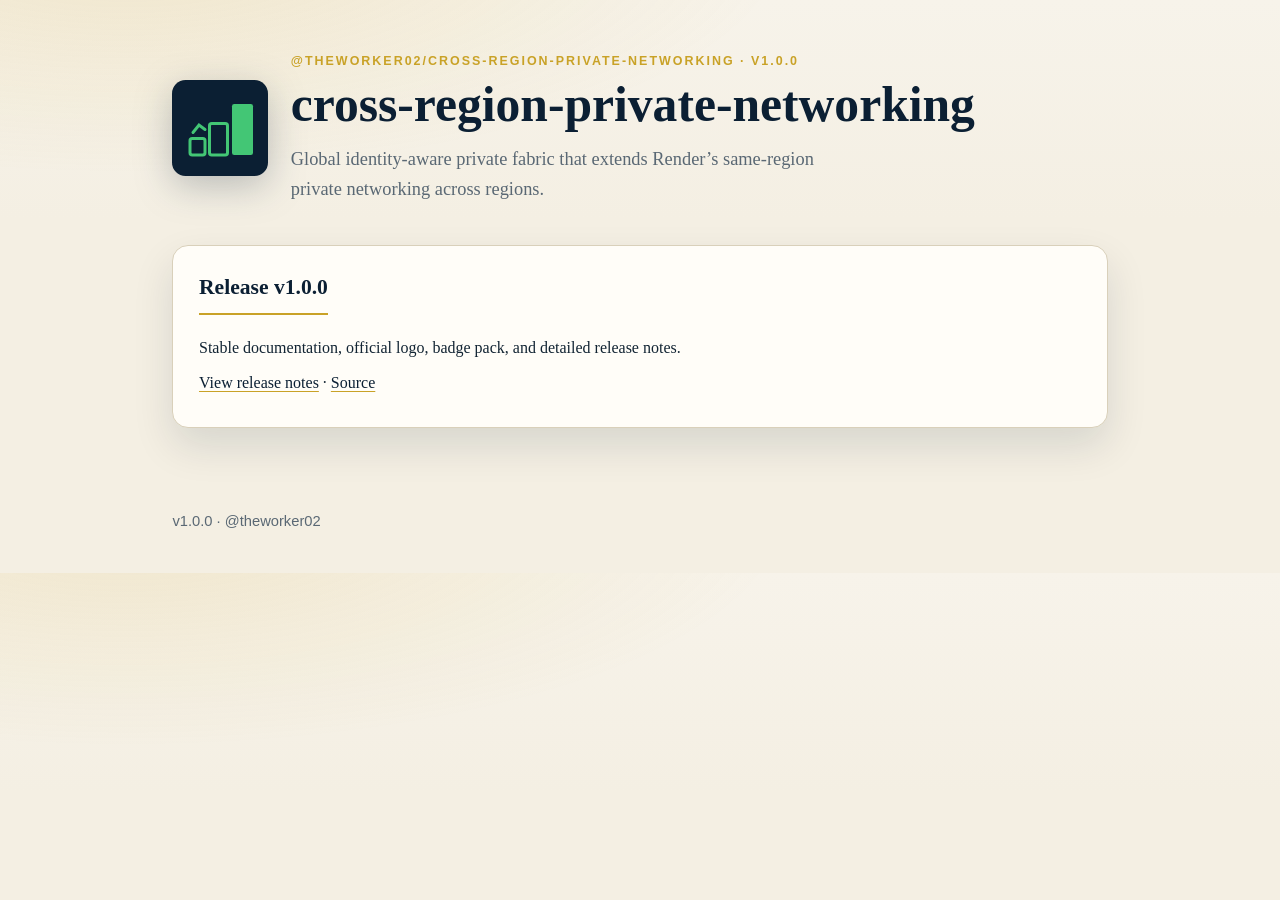
<file: docs/index.html>
<!DOCTYPE html>
<html lang="en"><head>
<meta charset="utf-8"><meta name="viewport" content="width=device-width, initial-scale=1">
<title>cross-region-private-networking · v1.0.0</title>
<link rel="stylesheet" href="styles.css">
<link rel="icon" href="logo.svg" type="image/svg+xml">
</head><body>
<header class="hero">
<img src="logo.svg" alt="cross-region-private-networking official logo" width="96" height="96">
<div>
<p class="kicker sans">@theworker02/cross-region-private-networking · v1.0.0</p>
<h1>cross-region-private-networking</h1>
<p class="lede">Global identity-aware private fabric that extends Render’s same-region private networking across regions.</p>
</div>
</header>
<main class="wrap">
<section>
<h2>Release v1.0.0</h2>
<p>Stable documentation, official logo, badge pack, and detailed release notes.</p>
<p><a href="https://github.com/theworker02/cross-region-private-networking/releases/tag/v1.0.0">View release notes</a> ·
<a href="https://github.com/theworker02/cross-region-private-networking">Source</a></p>
</section>
</main>
<footer class="sans">v1.0.0 · @theworker02</footer>
</body></html>
</file>
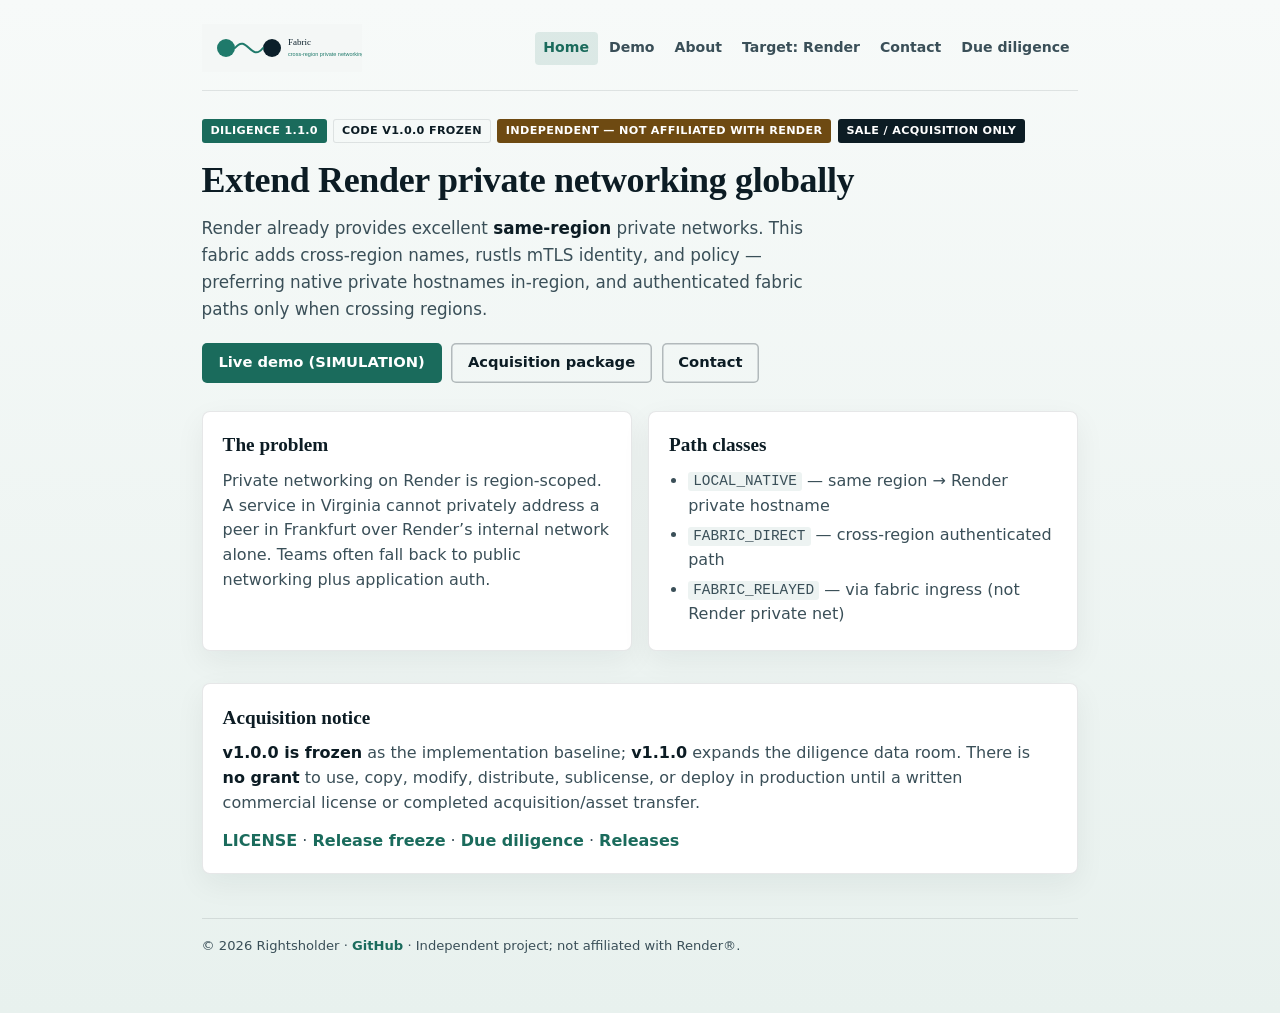
<file: site/index.html>
<!DOCTYPE html>
<html lang="en">
<head>
  <meta charset="utf-8"/>
  <meta name="viewport" content="width=device-width, initial-scale=1"/>
  <title>Fabric — Cross-Region Private Networking</title>
  <meta name="description" content="Global identity-aware private fabric that extends Render’s same-region private networking. Independent; not affiliated with Render. Proprietary — sale/acquisition only."/>
  <link rel="canonical" href="https://theworker02.github.io/cross-region-private-networking/"/>
  <link rel="icon" href="assets/brand/favicon.svg"/>
  <link rel="stylesheet" href="styles.css"/>
</head>
<body>
  <div class="wrap">
    <header class="site">
      <a class="brand" href="./"><img class="logo" src="assets/brand/logo.svg" width="200" height="60" alt="Fabric — Cross-Region Private Networking"/></a>
      <nav class="site" aria-label="Primary">
        <a class="active" href="./">Home</a>
        <a href="demo.html">Demo</a>
        <a href="about.html">About</a>
        <a href="render.html">Target: Render</a>
        <a href="contact.html">Contact</a>
        <a href="due-diligence.html">Due diligence</a>
      </nav>
    </header>

    <main>
      <div class="badges">
        <span class="badge">Diligence 1.1.0</span>
        <span class="badge outline">Code v1.0.0 frozen</span>
        <span class="badge warn">Independent — not affiliated with Render</span>
        <span class="badge dark">Sale / acquisition only</span>
      </div>

      <h1>Extend Render private networking globally</h1>
      <p class="lead">
        Render already provides excellent <strong>same-region</strong> private networks.
        This fabric adds cross-region names, rustls mTLS identity, and policy —
        preferring native private hostnames in-region, and authenticated fabric paths only when crossing regions.
      </p>

      <div class="cta">
        <a class="btn" href="demo.html">Live demo (SIMULATION)</a>
        <a class="btn ghost" href="due-diligence.html">Acquisition package</a>
        <a class="btn ghost" href="contact.html">Contact</a>
      </div>

      <div class="grid2">
        <div class="panel">
          <h2>The problem</h2>
          <p>Private networking on Render is region-scoped. A service in Virginia cannot privately address a peer in Frankfurt over Render’s internal network alone. Teams often fall back to public networking plus application auth.</p>
        </div>
        <div class="panel">
          <h2>Path classes</h2>
          <ul class="clean">
            <li><code>LOCAL_NATIVE</code> — same region → Render private hostname</li>
            <li><code>FABRIC_DIRECT</code> — cross-region authenticated path</li>
            <li><code>FABRIC_RELAYED</code> — via fabric ingress (not Render private net)</li>
          </ul>
        </div>
      </div>

      <div class="panel">
        <h2>Acquisition notice</h2>
        <p><strong>v1.0.0 is frozen</strong> as the implementation baseline; <strong>v1.1.0</strong> expands the diligence data room. There is <strong>no grant</strong> to use, copy, modify, distribute, sublicense, or deploy in production until a written commercial license or completed acquisition/asset transfer.</p>
        <p><a href="https://github.com/theworker02/cross-region-private-networking/blob/master/LICENSE">LICENSE</a>
          · <a href="https://github.com/theworker02/cross-region-private-networking/blob/master/RELEASE_FREEZE.md">Release freeze</a>
          · <a href="due-diligence.html">Due diligence</a>
          · <a href="https://github.com/theworker02/cross-region-private-networking/releases">Releases</a></p>
      </div>
    </main>

    <footer class="site">
      © 2026 Rightsholder ·
      <a href="https://github.com/theworker02/cross-region-private-networking">GitHub</a> ·
      Independent project; not affiliated with Render®.
    </footer>
  </div>
</body>
</html>
</file>
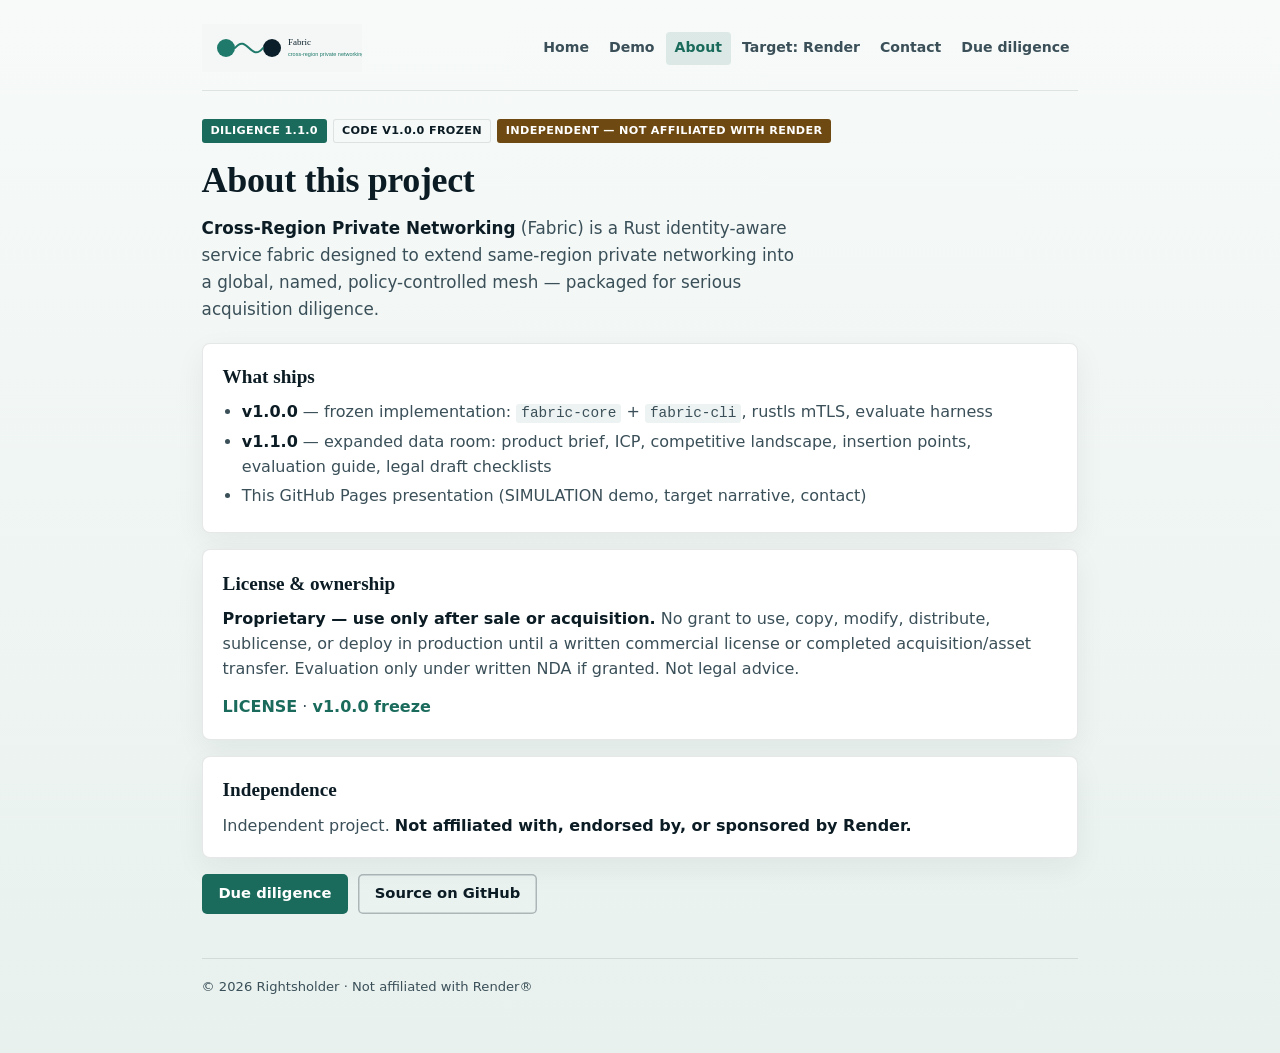
<file: site/about.html>
<!DOCTYPE html>
<html lang="en">
<head>
  <meta charset="utf-8"/>
  <meta name="viewport" content="width=device-width, initial-scale=1"/>
  <title>About — Fabric</title>
  <link rel="canonical" href="https://theworker02.github.io/cross-region-private-networking/about.html"/>
  <link rel="icon" href="assets/brand/favicon.svg"/>
  <link rel="stylesheet" href="styles.css"/>
</head>
<body>
  <div class="wrap">
    <header class="site">
      <a class="brand" href="./"><img class="logo" src="assets/brand/logo.svg" width="200" height="60" alt="Fabric"/></a>
      <nav class="site" aria-label="Primary">
        <a href="./">Home</a>
        <a href="demo.html">Demo</a>
        <a class="active" href="about.html">About</a>
        <a href="render.html">Target: Render</a>
        <a href="contact.html">Contact</a>
        <a href="due-diligence.html">Due diligence</a>
      </nav>
    </header>
    <main>
      <div class="badges">
        <span class="badge">Diligence 1.1.0</span>
        <span class="badge outline">Code v1.0.0 frozen</span>
        <span class="badge warn">Independent — not affiliated with Render</span>
      </div>
      <h1>About this project</h1>
      <p class="lead">
        <strong>Cross-Region Private Networking</strong> (Fabric) is a Rust identity-aware service fabric
        designed to extend same-region private networking into a global, named, policy-controlled mesh —
        packaged for serious acquisition diligence.
      </p>
      <div class="panel">
        <h2>What ships</h2>
        <ul class="clean">
          <li><strong>v1.0.0</strong> — frozen implementation: <code>fabric-core</code> + <code>fabric-cli</code>, rustls mTLS, evaluate harness</li>
          <li><strong>v1.1.0</strong> — expanded data room: product brief, ICP, competitive landscape, insertion points, evaluation guide, legal draft checklists</li>
          <li>This GitHub Pages presentation (SIMULATION demo, target narrative, contact)</li>
        </ul>
      </div>
      <div class="panel">
        <h2>License &amp; ownership</h2>
        <p><strong>Proprietary — use only after sale or acquisition.</strong> No grant to use, copy, modify, distribute, sublicense, or deploy in production until a written commercial license or completed acquisition/asset transfer. Evaluation only under written NDA if granted. Not legal advice.</p>
        <p><a href="https://github.com/theworker02/cross-region-private-networking/blob/master/LICENSE">LICENSE</a>
          · <a href="https://github.com/theworker02/cross-region-private-networking/blob/master/RELEASE_FREEZE.md">v1.0.0 freeze</a></p>
      </div>
      <div class="panel">
        <h2>Independence</h2>
        <p>Independent project. <strong>Not affiliated with, endorsed by, or sponsored by Render.</strong></p>
      </div>
      <div class="cta">
        <a class="btn" href="due-diligence.html">Due diligence</a>
        <a class="btn ghost" href="https://github.com/theworker02/cross-region-private-networking">Source on GitHub</a>
      </div>
    </main>
    <footer class="site">© 2026 Rightsholder · Not affiliated with Render®</footer>
  </div>
</body>
</html>
</file>
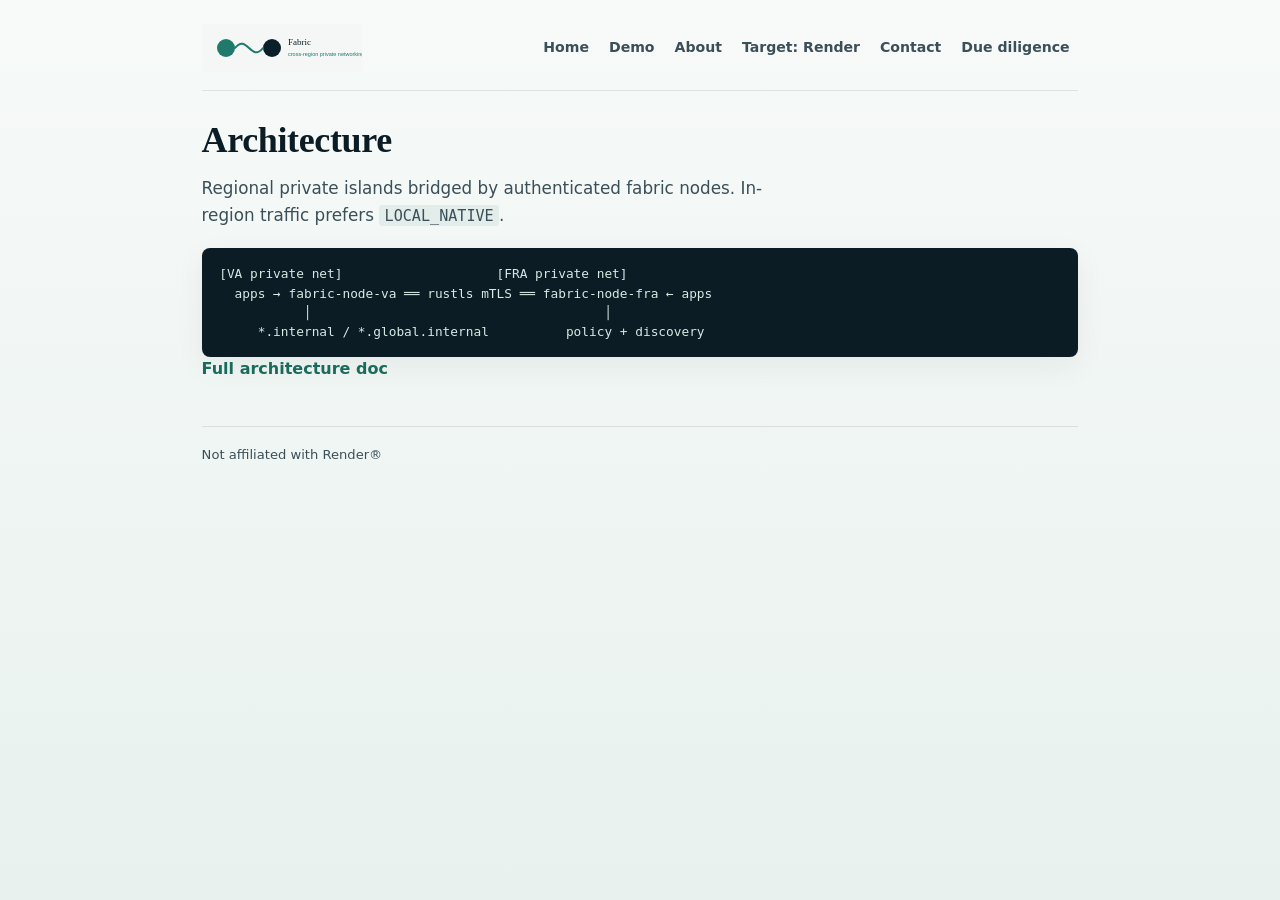
<file: site/architecture.html>
<!DOCTYPE html>
<html lang="en">
<head>
  <meta charset="utf-8"/>
  <meta name="viewport" content="width=device-width, initial-scale=1"/>
  <title>Architecture — Fabric</title>
  <link rel="icon" href="assets/brand/favicon.svg"/>
  <link rel="stylesheet" href="styles.css"/>
</head>
<body>
  <div class="wrap">
    <header class="site">
      <a class="brand" href="./"><img class="logo" src="assets/brand/logo.svg" width="200" height="60" alt="Fabric"/></a>
      <nav class="site" aria-label="Primary">
        <a href="./">Home</a>
        <a href="demo.html">Demo</a>
        <a href="about.html">About</a>
        <a href="render.html">Target: Render</a>
        <a href="contact.html">Contact</a>
        <a href="due-diligence.html">Due diligence</a>
      </nav>
    </header>
    <main>
      <h1>Architecture</h1>
      <p class="lead">Regional private islands bridged by authenticated fabric nodes. In-region traffic prefers <code>LOCAL_NATIVE</code>.</p>
      <pre class="out">[VA private net]                    [FRA private net]
  apps → fabric-node-va ══ rustls mTLS ══ fabric-node-fra ← apps
           │                                      │
     *.internal / *.global.internal          policy + discovery</pre>
      <p><a href="https://github.com/theworker02/cross-region-private-networking/blob/master/docs/ARCHITECTURE.md">Full architecture doc</a></p>
    </main>
    <footer class="site">Not affiliated with Render®</footer>
  </div>
</body>
</html>
</file>
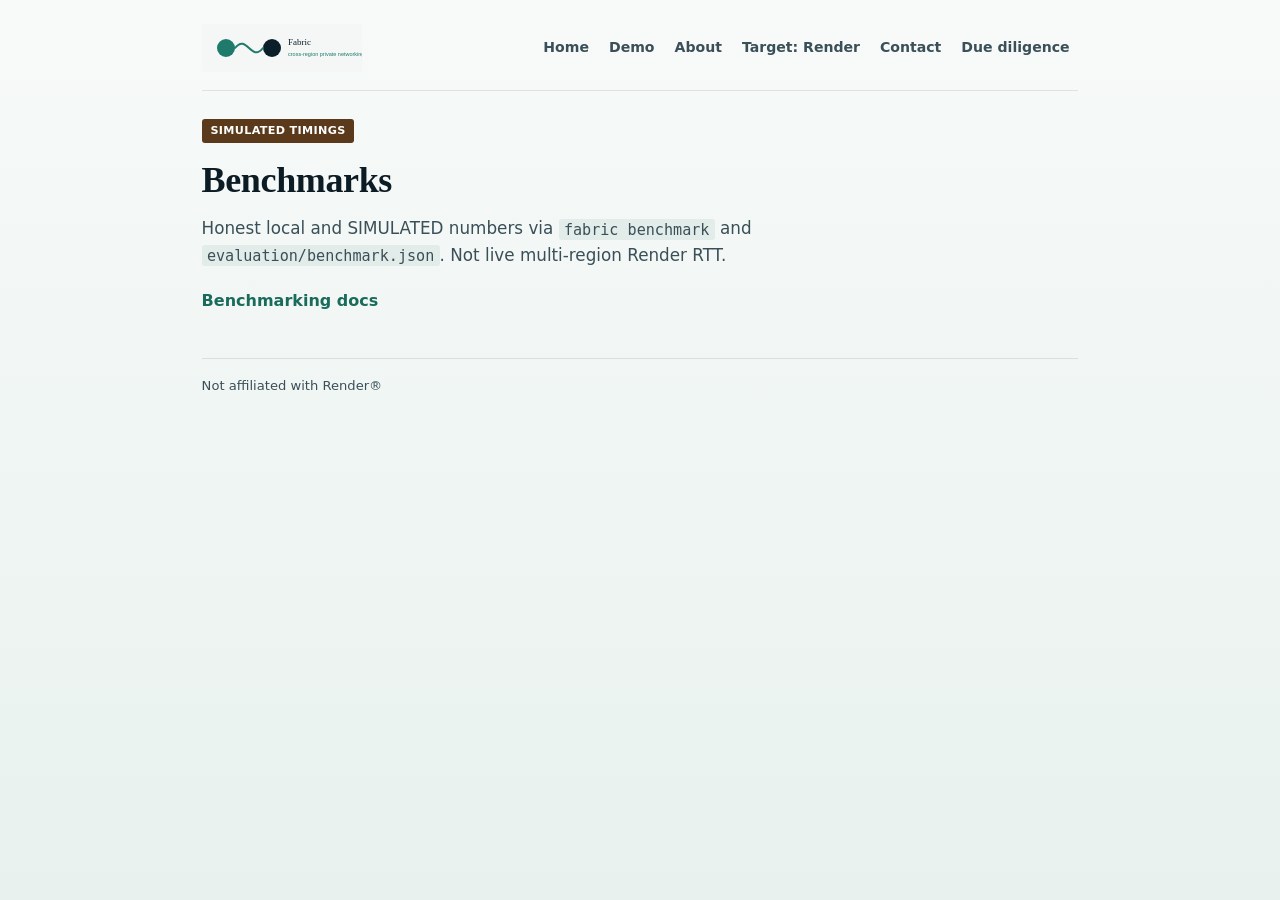
<file: site/benchmarks.html>
<!DOCTYPE html>
<html lang="en">
<head>
  <meta charset="utf-8"/>
  <meta name="viewport" content="width=device-width, initial-scale=1"/>
  <title>Benchmarks — Fabric</title>
  <link rel="icon" href="assets/brand/favicon.svg"/>
  <link rel="stylesheet" href="styles.css"/>
</head>
<body>
  <div class="wrap">
    <header class="site">
      <a class="brand" href="./"><img class="logo" src="assets/brand/logo.svg" width="200" height="60" alt="Fabric"/></a>
      <nav class="site" aria-label="Primary">
        <a href="./">Home</a>
        <a href="demo.html">Demo</a>
        <a href="about.html">About</a>
        <a href="render.html">Target: Render</a>
        <a href="contact.html">Contact</a>
        <a href="due-diligence.html">Due diligence</a>
      </nav>
    </header>
    <main>
      <div class="badges"><span class="badge sim">SIMULATED timings</span></div>
      <h1>Benchmarks</h1>
      <p class="lead">Honest local and SIMULATED numbers via <code>fabric benchmark</code> and <code>evaluation/benchmark.json</code>. Not live multi-region Render RTT.</p>
      <p><a href="https://github.com/theworker02/cross-region-private-networking/blob/master/docs/BENCHMARKING.md">Benchmarking docs</a></p>
    </main>
    <footer class="site">Not affiliated with Render®</footer>
  </div>
</body>
</html>
</file>
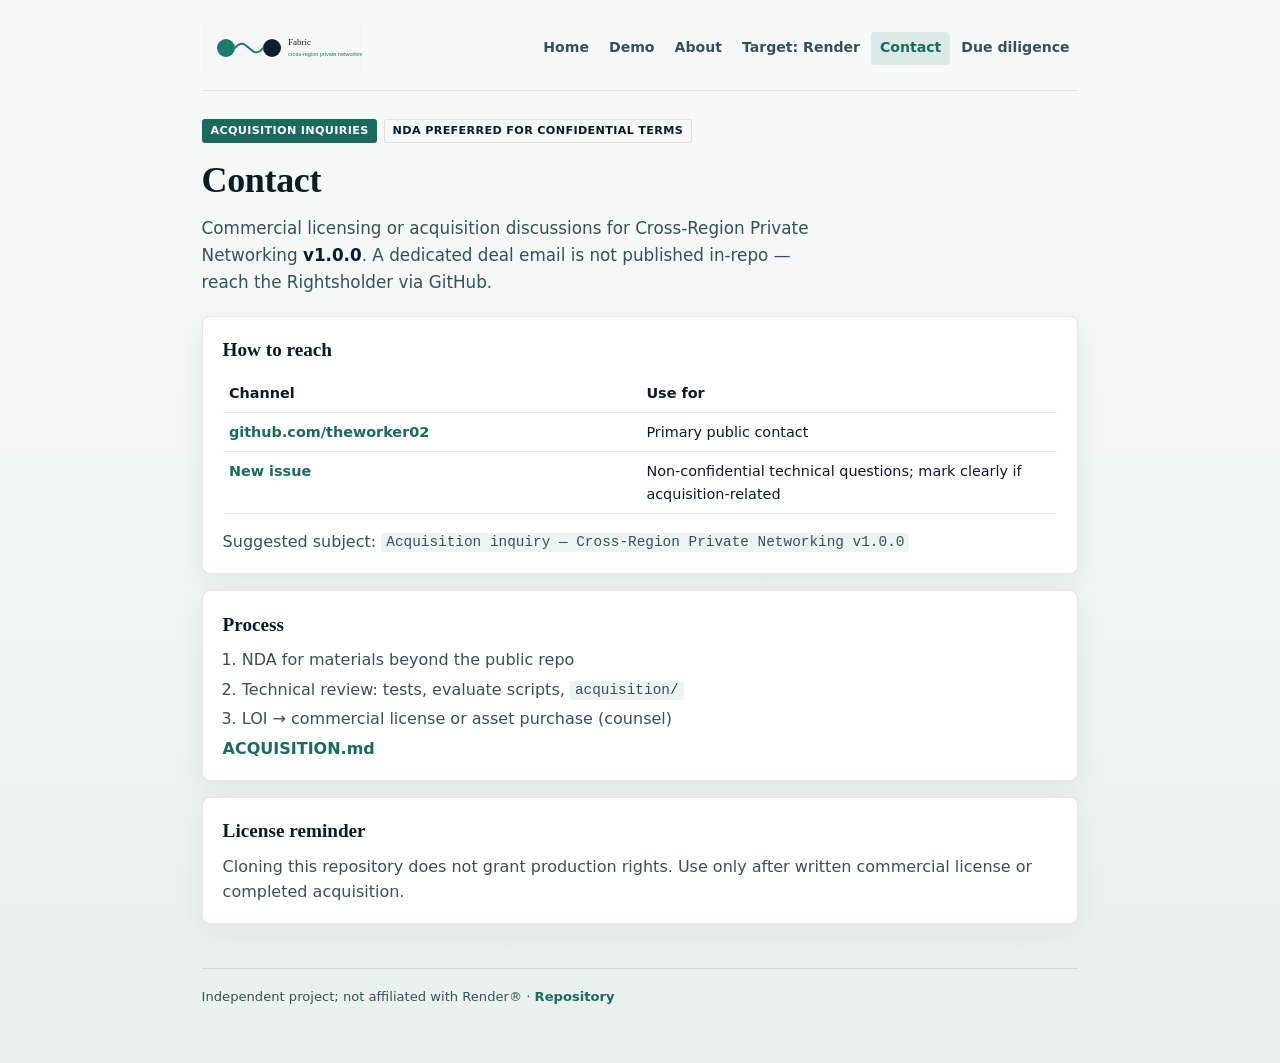
<file: site/contact.html>
<!DOCTYPE html>
<html lang="en">
<head>
  <meta charset="utf-8"/>
  <meta name="viewport" content="width=device-width, initial-scale=1"/>
  <title>Contact — Fabric acquisition</title>
  <link rel="canonical" href="https://theworker02.github.io/cross-region-private-networking/contact.html"/>
  <link rel="icon" href="assets/brand/favicon.svg"/>
  <link rel="stylesheet" href="styles.css"/>
</head>
<body>
  <div class="wrap">
    <header class="site">
      <a class="brand" href="./"><img class="logo" src="assets/brand/logo.svg" width="200" height="60" alt="Fabric"/></a>
      <nav class="site" aria-label="Primary">
        <a href="./">Home</a>
        <a href="demo.html">Demo</a>
        <a href="about.html">About</a>
        <a href="render.html">Target: Render</a>
        <a class="active" href="contact.html">Contact</a>
        <a href="due-diligence.html">Due diligence</a>
      </nav>
    </header>
    <main>
      <div class="badges">
        <span class="badge">Acquisition inquiries</span>
        <span class="badge outline">NDA preferred for confidential terms</span>
      </div>
      <h1>Contact</h1>
      <p class="lead">
        Commercial licensing or acquisition discussions for Cross-Region Private Networking <strong>v1.0.0</strong>.
        A dedicated deal email is not published in-repo — reach the Rightsholder via GitHub.
      </p>
      <div class="panel">
        <h2>How to reach</h2>
        <table class="simple">
          <tr><th>Channel</th><th>Use for</th></tr>
          <tr>
            <td><a href="https://github.com/theworker02">github.com/theworker02</a></td>
            <td>Primary public contact</td>
          </tr>
          <tr>
            <td><a href="https://github.com/theworker02/cross-region-private-networking/issues/new">New issue</a></td>
            <td>Non-confidential technical questions; mark clearly if acquisition-related</td>
          </tr>
        </table>
        <p style="margin-top:1rem">Suggested subject: <code>Acquisition inquiry — Cross-Region Private Networking v1.0.0</code></p>
      </div>
      <div class="panel">
        <h2>Process</h2>
        <ol>
          <li>NDA for materials beyond the public repo</li>
          <li>Technical review: tests, evaluate scripts, <code>acquisition/</code></li>
          <li>LOI → commercial license or asset purchase (counsel)</li>
        </ol>
        <p><a href="https://github.com/theworker02/cross-region-private-networking/blob/master/ACQUISITION.md">ACQUISITION.md</a></p>
      </div>
      <div class="panel">
        <h2>License reminder</h2>
        <p>Cloning this repository does not grant production rights. Use only after written commercial license or completed acquisition.</p>
      </div>
    </main>
    <footer class="site">
      Independent project; not affiliated with Render® ·
      <a href="https://github.com/theworker02/cross-region-private-networking">Repository</a>
    </footer>
  </div>
</body>
</html>
</file>
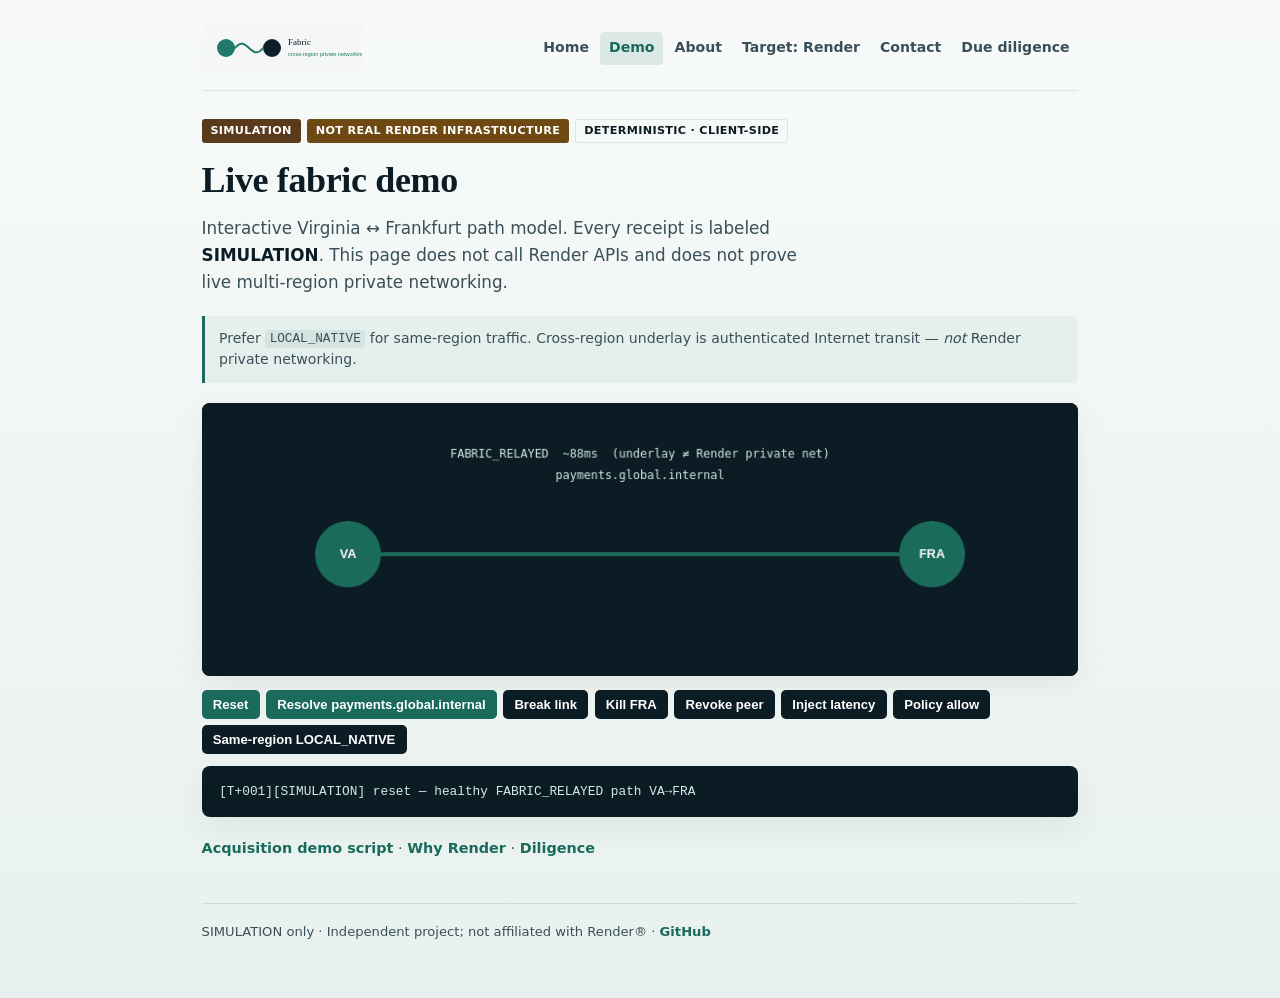
<file: site/demo.html>
<!DOCTYPE html>
<html lang="en">
<head>
  <meta charset="utf-8"/>
  <meta name="viewport" content="width=device-width, initial-scale=1"/>
  <title>Live demo (SIMULATION) — Fabric</title>
  <meta name="description" content="Deterministic client-side fabric simulation. Not real Render infrastructure."/>
  <link rel="canonical" href="https://theworker02.github.io/cross-region-private-networking/demo.html"/>
  <link rel="icon" href="assets/brand/favicon.svg"/>
  <link rel="stylesheet" href="styles.css"/>
</head>
<body>
  <div class="wrap">
    <header class="site">
      <a class="brand" href="./"><img class="logo" src="assets/brand/logo.svg" width="200" height="60" alt="Fabric"/></a>
      <nav class="site" aria-label="Primary">
        <a href="./">Home</a>
        <a class="active" href="demo.html">Demo</a>
        <a href="about.html">About</a>
        <a href="render.html">Target: Render</a>
        <a href="contact.html">Contact</a>
        <a href="due-diligence.html">Due diligence</a>
      </nav>
    </header>

    <main>
      <div class="badges">
        <span class="badge sim">SIMULATION</span>
        <span class="badge warn">Not real Render infrastructure</span>
        <span class="badge outline">Deterministic · client-side</span>
      </div>

      <h1>Live fabric demo</h1>
      <p class="lead">
        Interactive Virginia ↔ Frankfurt path model. Every receipt is labeled <strong>SIMULATION</strong>.
        This page does not call Render APIs and does not prove live multi-region private networking.
      </p>
      <p class="notice">Prefer <code>LOCAL_NATIVE</code> for same-region traffic. Cross-region underlay is authenticated Internet transit — <em>not</em> Render private networking.</p>

      <canvas id="fabric" width="900" height="280" role="img" aria-label="Fabric topology: VA and FRA nodes"></canvas>

      <div class="controls">
        <button type="button" data-act="reset">Reset</button>
        <button type="button" data-act="resolve">Resolve payments.global.internal</button>
        <button type="button" class="secondary" data-act="break">Break link</button>
        <button type="button" class="secondary" data-act="kill">Kill FRA</button>
        <button type="button" class="secondary" data-act="revoke">Revoke peer</button>
        <button type="button" class="secondary" data-act="latency">Inject latency</button>
        <button type="button" class="secondary" data-act="policy">Policy allow</button>
        <button type="button" class="secondary" data-act="local">Same-region LOCAL_NATIVE</button>
      </div>
      <pre class="out" id="log" aria-live="polite"></pre>

      <p style="margin-top:1.25rem;font-size:0.9rem">
        <a href="https://github.com/theworker02/cross-region-private-networking/blob/master/docs/ACQUISITION_DEMO.md">Acquisition demo script</a>
        · <a href="render.html">Why Render</a>
        · <a href="due-diligence.html">Diligence</a>
      </p>
    </main>

    <footer class="site">
      SIMULATION only · Independent project; not affiliated with Render® ·
      <a href="https://github.com/theworker02/cross-region-private-networking">GitHub</a>
    </footer>
  </div>
  <script>
(function () {
  var SEED = 20260921;
  function mulberry32(a) {
    return function () {
      var t = (a += 0x6d2b79f5);
      t = Math.imul(t ^ (t >>> 15), t | 1);
      t ^= t + Math.imul(t ^ (t >>> 7), t | 61);
      return ((t ^ (t >>> 14)) >>> 0) / 4294967296;
    };
  }
  var rand = mulberry32(SEED);
  var baseRtt = 88 + Math.floor(rand() * 8);
  var state = { link: true, fra: true, revoked: false, rtt: baseRtt, lastPath: "FABRIC_RELAYED", tick: 0 };
  var logEl = document.getElementById("log");
  var lines = [];

  function log(msg) {
    var ts = "T+" + String(state.tick).padStart(3, "0");
    lines.unshift("[" + ts + "][SIMULATION] " + msg);
    if (lines.length > 12) lines.pop();
    logEl.textContent = lines.join("\n");
  }
  function pathOk() { return state.link && state.fra && !state.revoked; }

  function draw() {
    var c = document.getElementById("fabric");
    var x = c.getContext("2d");
    var w = c.width, h = c.height;
    x.clearRect(0, 0, w, h);
    x.fillStyle = "#0c1c24";
    x.fillRect(0, 0, w, h);

    function node(cx, cy, label, ok) {
      x.beginPath();
      x.arc(cx, cy, 34, 0, Math.PI * 2);
      x.fillStyle = ok ? "#1a6b5c" : "#4a3030";
      x.fill();
      x.fillStyle = "#f7faf9";
      x.font = "600 13px Segoe UI, sans-serif";
      x.textAlign = "center";
      x.fillText(label, cx, cy + 4);
    }
    node(150, 155, "VA", true);
    node(750, 155, "FRA", state.fra);

    x.lineWidth = 4;
    x.strokeStyle = pathOk() ? "#1a6b5c" : "#a05050";
    x.setLineDash(pathOk() ? [] : [8, 7]);
    x.beginPath();
    x.moveTo(184, 155);
    x.lineTo(716, 155);
    x.stroke();
    x.setLineDash([]);

    x.fillStyle = "#d4ebe4";
    x.font = "12px Cascadia Code, Consolas, monospace";
    x.textAlign = "center";
    x.fillText(pathOk()
      ? state.lastPath + "  ~" + state.rtt + "ms  (underlay ≠ Render private net)"
      : "PATH DOWN — resolve fails", w / 2, 56);
    x.fillText("payments.global.internal", w / 2, 78);
  }

  function act(kind) {
    state.tick += 1;
    if (kind === "reset") {
      state.link = true; state.fra = true; state.revoked = false;
      state.rtt = baseRtt; state.lastPath = "FABRIC_RELAYED";
      log("reset — healthy FABRIC_RELAYED path VA→FRA");
    } else if (kind === "resolve") {
      log(pathOk()
        ? "RESOLVE OK payments.global.internal → FRA via " + state.lastPath + " rtt≈" + state.rtt + "ms"
        : "RESOLVE FAIL payments.global.internal — path unhealthy");
    } else if (kind === "break") {
      state.link = false;
      log("cross-region fabric link broken");
    } else if (kind === "kill") {
      state.fra = false;
      log("FRA fabric node killed");
    } else if (kind === "revoke") {
      state.revoked = true;
      log("peer identity revoked — TrustStore deny");
    } else if (kind === "latency") {
      state.rtt = baseRtt + 310;
      log("latency injected — rtt≈" + state.rtt + "ms");
    } else if (kind === "policy") {
      log("policy ALLOW checkout.virginia → payments.frankfurt (default-deny elsewhere)");
    } else if (kind === "local") {
      state.lastPath = "LOCAL_NATIVE";
      state.rtt = 2 + Math.floor(rand() * 3);
      log("same-region prefer LOCAL_NATIVE → Render private hostname");
    }
    draw();
  }

  document.querySelectorAll(".controls button").forEach(function (btn) {
    btn.addEventListener("click", function () { act(btn.getAttribute("data-act")); });
  });
  act("reset");
})();
  </script>
</body>
</html>
</file>
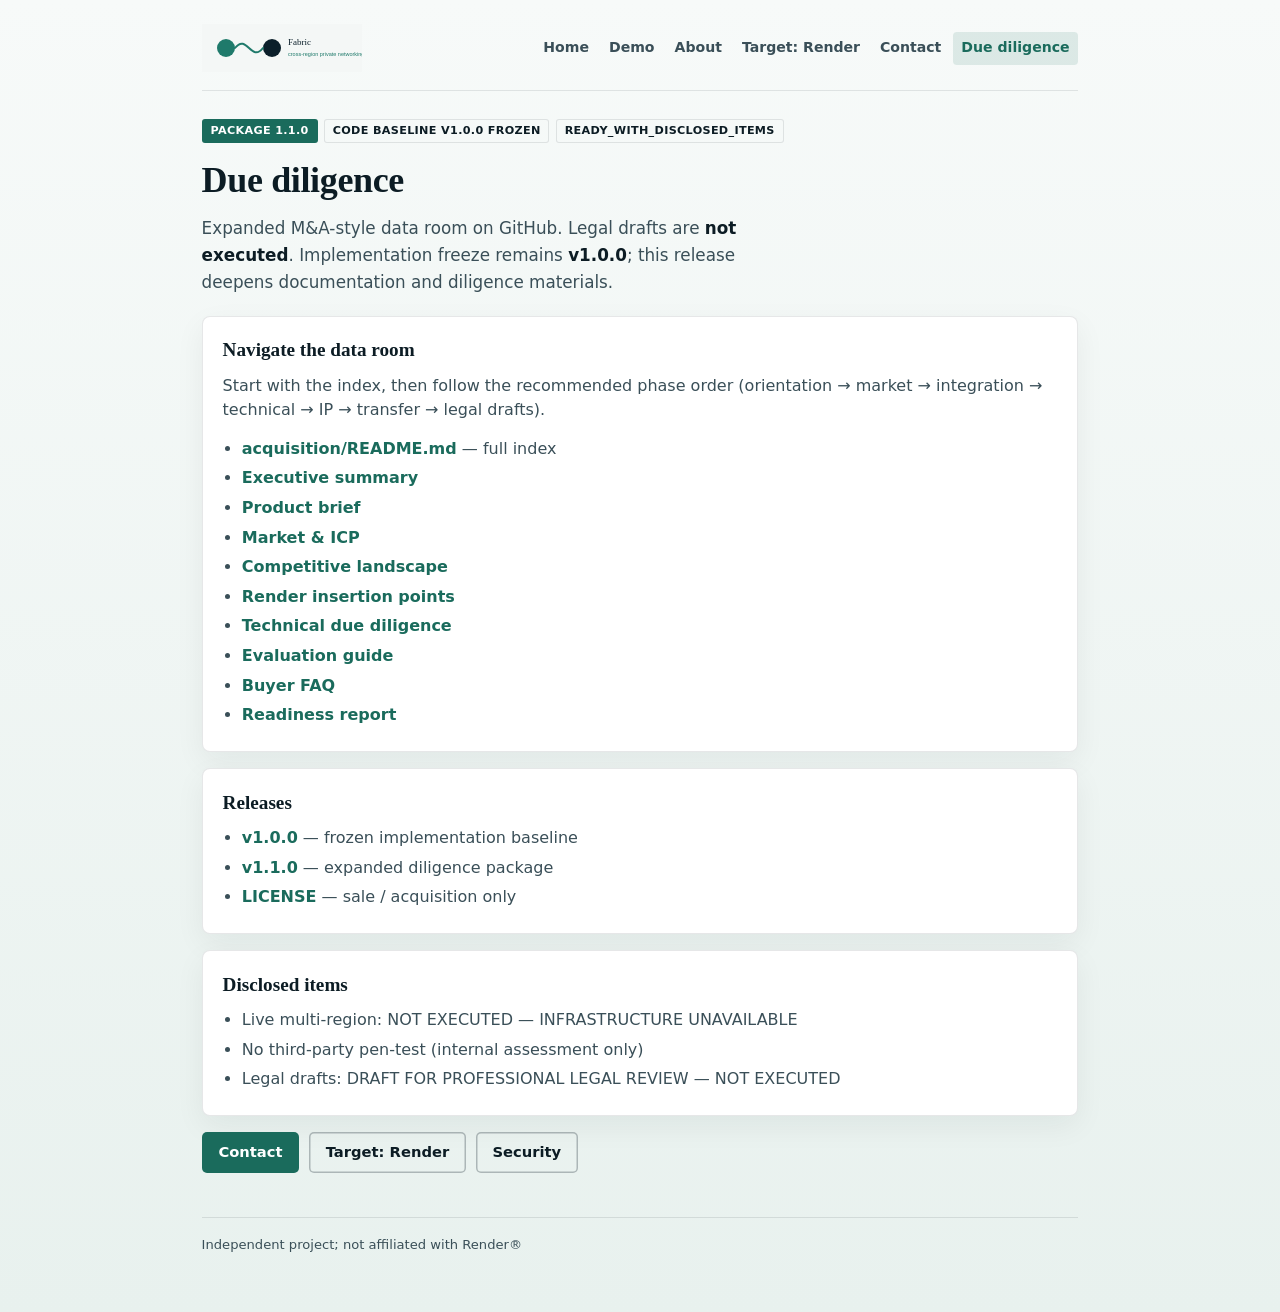
<file: site/due-diligence.html>
<!DOCTYPE html>
<html lang="en">
<head>
  <meta charset="utf-8"/>
  <meta name="viewport" content="width=device-width, initial-scale=1"/>
  <title>Due diligence — Fabric v1.1.0</title>
  <link rel="canonical" href="https://theworker02.github.io/cross-region-private-networking/due-diligence.html"/>
  <link rel="icon" href="assets/brand/favicon.svg"/>
  <link rel="stylesheet" href="styles.css"/>
</head>
<body>
  <div class="wrap">
    <header class="site">
      <a class="brand" href="./"><img class="logo" src="assets/brand/logo.svg" width="200" height="60" alt="Fabric"/></a>
      <nav class="site" aria-label="Primary">
        <a href="./">Home</a>
        <a href="demo.html">Demo</a>
        <a href="about.html">About</a>
        <a href="render.html">Target: Render</a>
        <a href="contact.html">Contact</a>
        <a class="active" href="due-diligence.html">Due diligence</a>
      </nav>
    </header>
    <main>
      <div class="badges">
        <span class="badge">Package 1.1.0</span>
        <span class="badge outline">Code baseline v1.0.0 frozen</span>
        <span class="badge outline">READY_WITH_DISCLOSED_ITEMS</span>
      </div>
      <h1>Due diligence</h1>
      <p class="lead">Expanded M&amp;A-style data room on GitHub. Legal drafts are <strong>not executed</strong>. Implementation freeze remains <strong>v1.0.0</strong>; this release deepens documentation and diligence materials.</p>

      <div class="panel">
        <h2>Navigate the data room</h2>
        <p>Start with the index, then follow the recommended phase order (orientation → market → integration → technical → IP → transfer → legal drafts).</p>
        <ul class="clean">
          <li><a href="https://github.com/theworker02/cross-region-private-networking/blob/master/acquisition/README.md">acquisition/README.md</a> — full index</li>
          <li><a href="https://github.com/theworker02/cross-region-private-networking/blob/master/acquisition/EXECUTIVE_SUMMARY.md">Executive summary</a></li>
          <li><a href="https://github.com/theworker02/cross-region-private-networking/blob/master/acquisition/PRODUCT_BRIEF.md">Product brief</a></li>
          <li><a href="https://github.com/theworker02/cross-region-private-networking/blob/master/acquisition/MARKET_AND_ICP.md">Market &amp; ICP</a></li>
          <li><a href="https://github.com/theworker02/cross-region-private-networking/blob/master/acquisition/COMPETITIVE_LANDSCAPE.md">Competitive landscape</a></li>
          <li><a href="https://github.com/theworker02/cross-region-private-networking/blob/master/acquisition/RENDER_INSERTION_POINTS.md">Render insertion points</a></li>
          <li><a href="https://github.com/theworker02/cross-region-private-networking/blob/master/acquisition/TECHNICAL_DUE_DILIGENCE.md">Technical due diligence</a></li>
          <li><a href="https://github.com/theworker02/cross-region-private-networking/blob/master/acquisition/EVALUATION_GUIDE.md">Evaluation guide</a></li>
          <li><a href="https://github.com/theworker02/cross-region-private-networking/blob/master/acquisition/BUYER_FAQ.md">Buyer FAQ</a></li>
          <li><a href="https://github.com/theworker02/cross-region-private-networking/blob/master/ACQUISITION_READINESS_REPORT.md">Readiness report</a></li>
        </ul>
      </div>

      <div class="panel">
        <h2>Releases</h2>
        <ul class="clean">
          <li><a href="https://github.com/theworker02/cross-region-private-networking/releases/tag/v1.0.0">v1.0.0</a> — frozen implementation baseline</li>
          <li><a href="https://github.com/theworker02/cross-region-private-networking/releases/tag/v1.1.0">v1.1.0</a> — expanded diligence package</li>
          <li><a href="https://github.com/theworker02/cross-region-private-networking/blob/master/LICENSE">LICENSE</a> — sale / acquisition only</li>
        </ul>
      </div>

      <div class="panel">
        <h2>Disclosed items</h2>
        <ul class="clean">
          <li>Live multi-region: NOT EXECUTED — INFRASTRUCTURE UNAVAILABLE</li>
          <li>No third-party pen-test (internal assessment only)</li>
          <li>Legal drafts: DRAFT FOR PROFESSIONAL LEGAL REVIEW — NOT EXECUTED</li>
        </ul>
      </div>

      <div class="cta">
        <a class="btn" href="contact.html">Contact</a>
        <a class="btn ghost" href="render.html">Target: Render</a>
        <a class="btn ghost" href="security.html">Security</a>
      </div>
    </main>
    <footer class="site">Independent project; not affiliated with Render®</footer>
  </div>
</body>
</html>
</file>
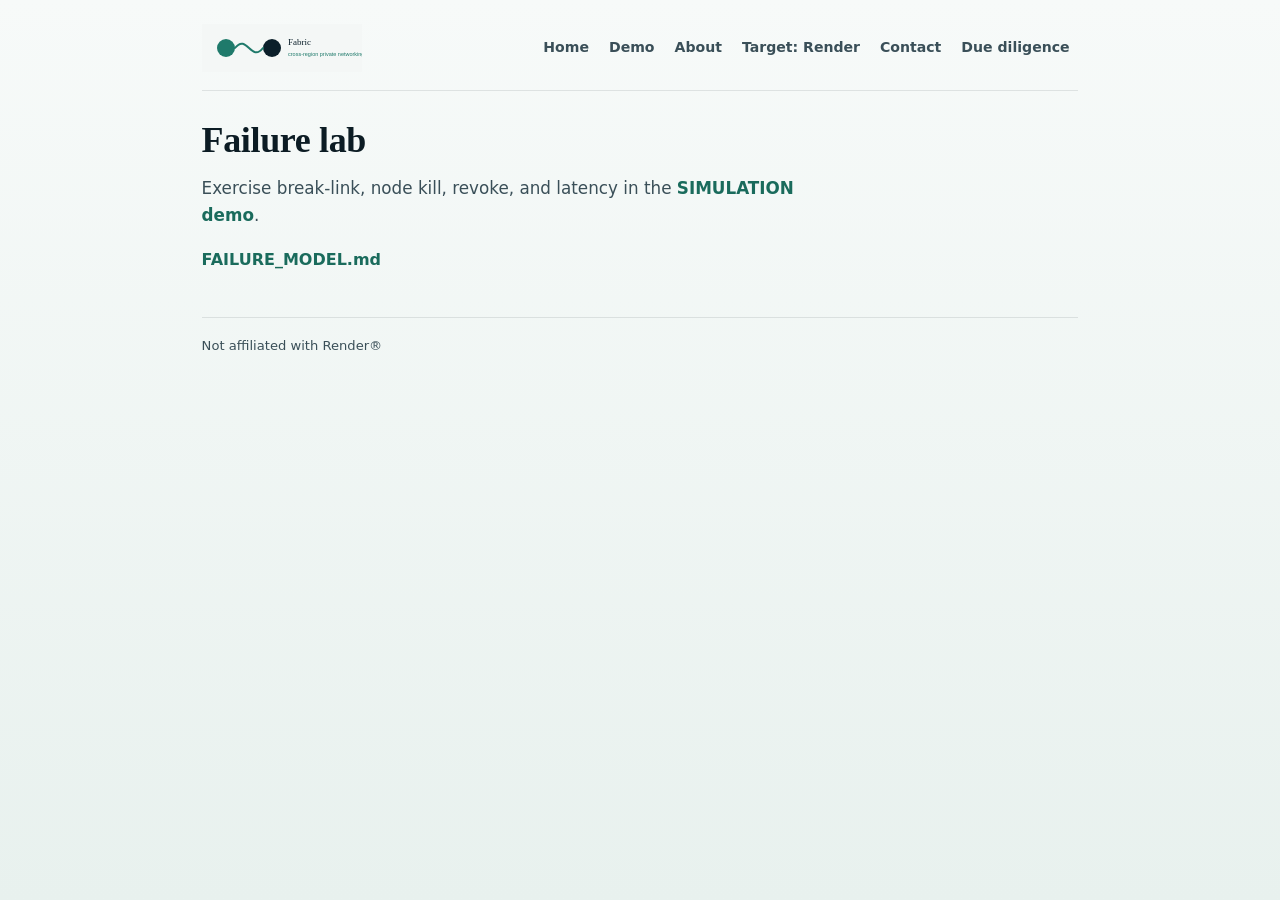
<file: site/failure-lab.html>
<!DOCTYPE html>
<html lang="en">
<head>
  <meta charset="utf-8"/>
  <meta name="viewport" content="width=device-width, initial-scale=1"/>
  <title>Failure lab — Fabric</title>
  <link rel="icon" href="assets/brand/favicon.svg"/>
  <link rel="stylesheet" href="styles.css"/>
</head>
<body>
  <div class="wrap">
    <header class="site">
      <a class="brand" href="./"><img class="logo" src="assets/brand/logo.svg" width="200" height="60" alt="Fabric"/></a>
      <nav class="site" aria-label="Primary">
        <a href="./">Home</a>
        <a href="demo.html">Demo</a>
        <a href="about.html">About</a>
        <a href="render.html">Target: Render</a>
        <a href="contact.html">Contact</a>
        <a href="due-diligence.html">Due diligence</a>
      </nav>
    </header>
    <main>
      <h1>Failure lab</h1>
      <p class="lead">Exercise break-link, node kill, revoke, and latency in the <a href="demo.html">SIMULATION demo</a>.</p>
      <p><a href="https://github.com/theworker02/cross-region-private-networking/blob/master/docs/FAILURE_MODEL.md">FAILURE_MODEL.md</a></p>
    </main>
    <footer class="site">Not affiliated with Render®</footer>
  </div>
</body>
</html>
</file>
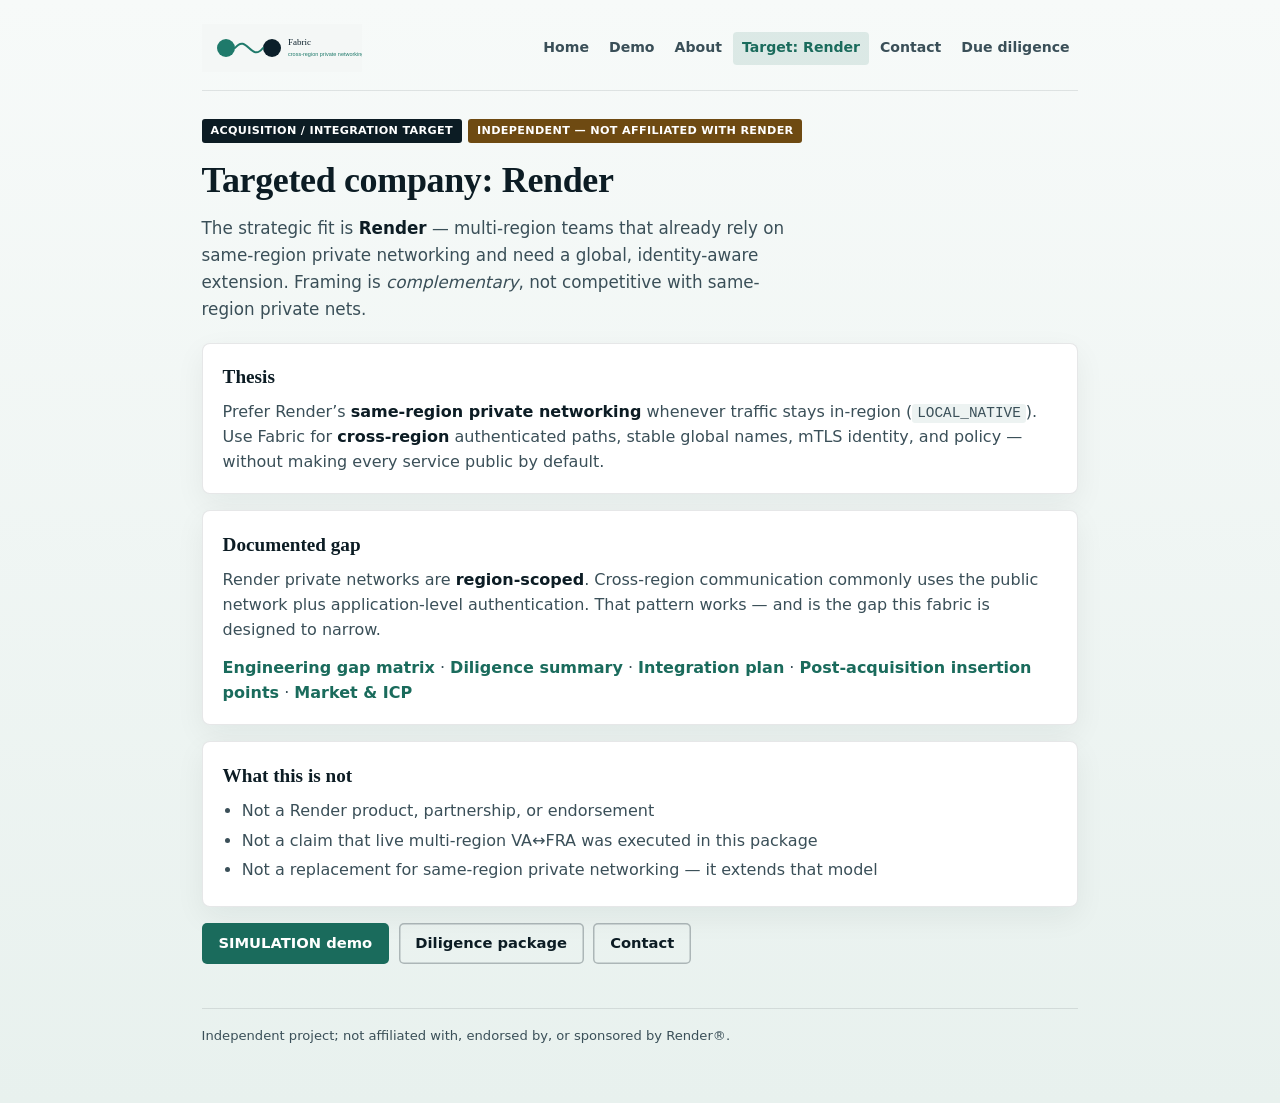
<file: site/render-fit.html>
<!DOCTYPE html>
<html lang="en">
<head>
  <meta charset="utf-8"/>
  <meta http-equiv="refresh" content="0; url=render.html"/>
  <link rel="canonical" href="render.html"/>
  <title>Redirect — Target: Render</title>
</head>
<body>
  <p><a href="render.html">Target: Render</a></p>
</body>
</html>
</file>
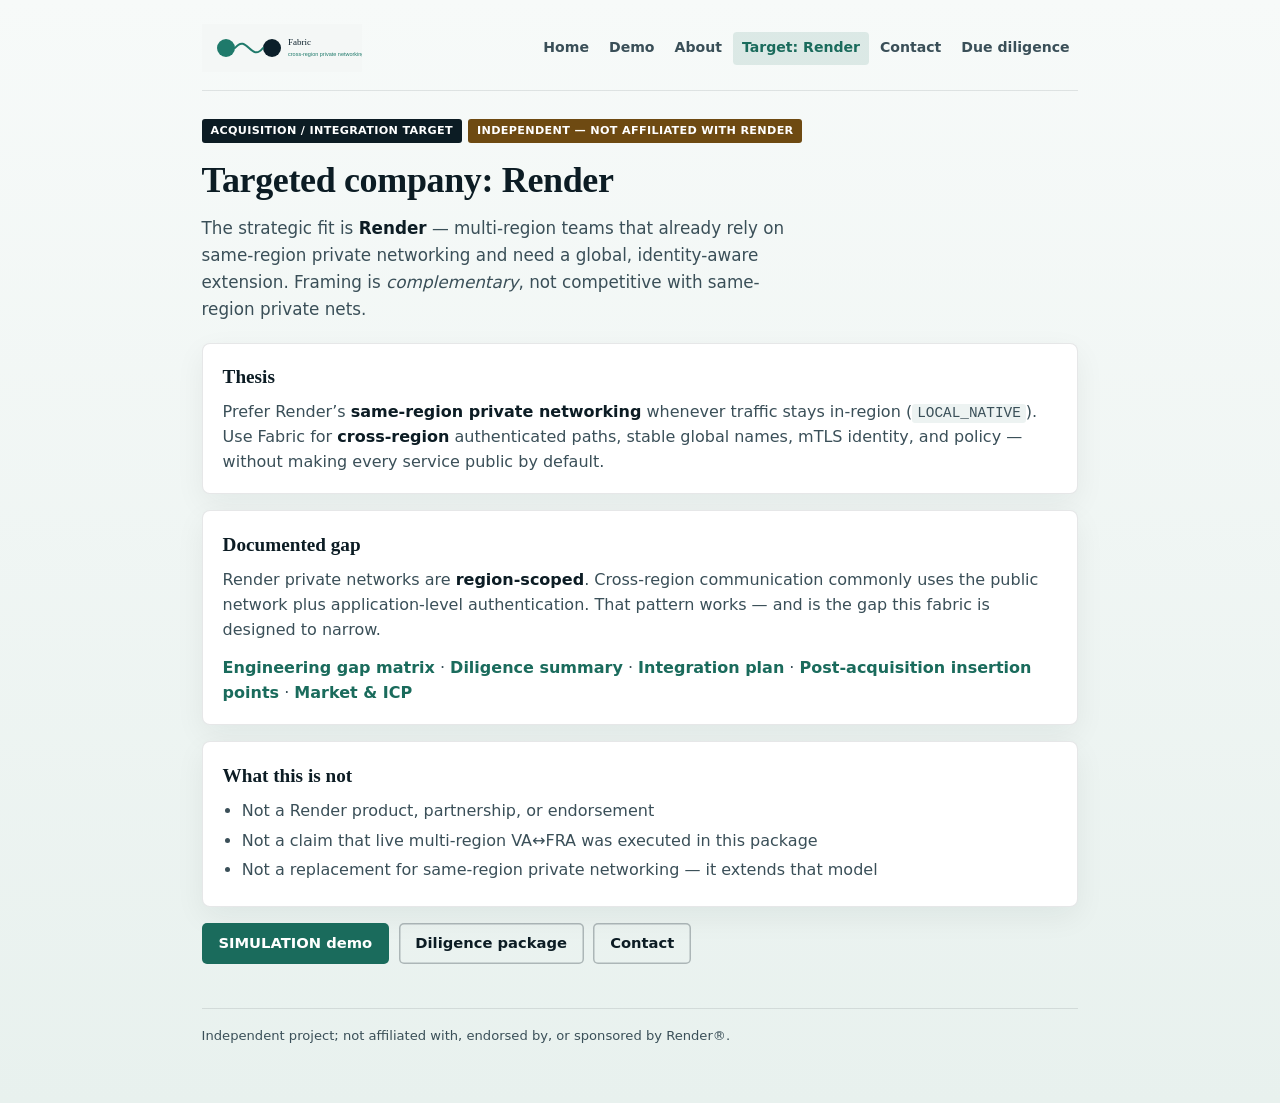
<file: site/render.html>
<!DOCTYPE html>
<html lang="en">
<head>
  <meta charset="utf-8"/>
  <meta name="viewport" content="width=device-width, initial-scale=1"/>
  <title>Target: Render — Fabric</title>
  <link rel="canonical" href="https://theworker02.github.io/cross-region-private-networking/render.html"/>
  <link rel="icon" href="assets/brand/favicon.svg"/>
  <link rel="stylesheet" href="styles.css"/>
</head>
<body>
  <div class="wrap">
    <header class="site">
      <a class="brand" href="./"><img class="logo" src="assets/brand/logo.svg" width="200" height="60" alt="Fabric"/></a>
      <nav class="site" aria-label="Primary">
        <a href="./">Home</a>
        <a href="demo.html">Demo</a>
        <a href="about.html">About</a>
        <a class="active" href="render.html">Target: Render</a>
        <a href="contact.html">Contact</a>
        <a href="due-diligence.html">Due diligence</a>
      </nav>
    </header>
    <main>
      <div class="badges">
        <span class="badge dark">Acquisition / integration target</span>
        <span class="badge warn">Independent — not affiliated with Render</span>
      </div>
      <h1>Targeted company: Render</h1>
      <p class="lead">
        The strategic fit is <strong>Render</strong> — multi-region teams that already rely on same-region
        private networking and need a global, identity-aware extension. Framing is <em>complementary</em>, not competitive with same-region private nets.
      </p>
      <div class="panel">
        <h2>Thesis</h2>
        <p>Prefer Render’s <strong>same-region private networking</strong> whenever traffic stays in-region (<code>LOCAL_NATIVE</code>). Use Fabric for <strong>cross-region</strong> authenticated paths, stable global names, mTLS identity, and policy — without making every service public by default.</p>
      </div>
      <div class="panel">
        <h2>Documented gap</h2>
        <p>Render private networks are <strong>region-scoped</strong>. Cross-region communication commonly uses the public network plus application-level authentication. That pattern works — and is the gap this fabric is designed to narrow.</p>
        <p>
          <a href="https://github.com/theworker02/cross-region-private-networking/blob/master/docs/RENDER_GAP_MATRIX.md">Engineering gap matrix</a>
          ·
          <a href="https://github.com/theworker02/cross-region-private-networking/blob/master/acquisition/RENDER_GAP_MATRIX.md">Diligence summary</a>
          ·
          <a href="https://github.com/theworker02/cross-region-private-networking/blob/master/acquisition/RENDER_INTEGRATION_PLAN.md">Integration plan</a>
          ·
          <a href="https://github.com/theworker02/cross-region-private-networking/blob/master/acquisition/RENDER_INSERTION_POINTS.md">Post-acquisition insertion points</a>
          ·
          <a href="https://github.com/theworker02/cross-region-private-networking/blob/master/acquisition/MARKET_AND_ICP.md">Market &amp; ICP</a>
        </p>
      </div>
      <div class="panel">
        <h2>What this is not</h2>
        <ul class="clean">
          <li>Not a Render product, partnership, or endorsement</li>
          <li>Not a claim that live multi-region VA↔FRA was executed in this package</li>
          <li>Not a replacement for same-region private networking — it extends that model</li>
        </ul>
      </div>
      <div class="cta">
        <a class="btn" href="demo.html">SIMULATION demo</a>
        <a class="btn ghost" href="due-diligence.html">Diligence package</a>
        <a class="btn ghost" href="contact.html">Contact</a>
      </div>
    </main>
    <footer class="site">Independent project; not affiliated with, endorsed by, or sponsored by Render®.</footer>
  </div>
</body>
</html>
</file>
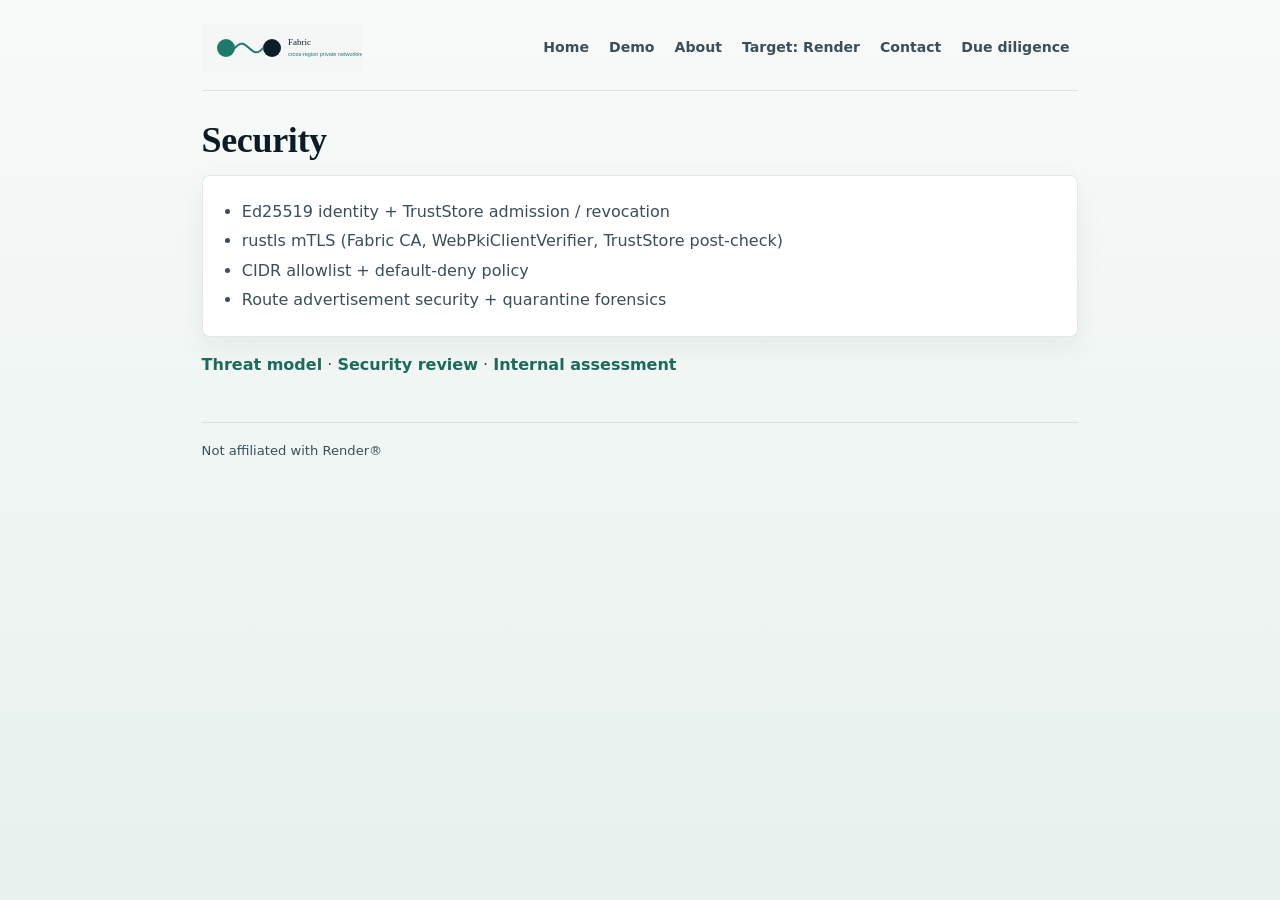
<file: site/security.html>
<!DOCTYPE html>
<html lang="en">
<head>
  <meta charset="utf-8"/>
  <meta name="viewport" content="width=device-width, initial-scale=1"/>
  <title>Security — Fabric</title>
  <link rel="icon" href="assets/brand/favicon.svg"/>
  <link rel="stylesheet" href="styles.css"/>
</head>
<body>
  <div class="wrap">
    <header class="site">
      <a class="brand" href="./"><img class="logo" src="assets/brand/logo.svg" width="200" height="60" alt="Fabric"/></a>
      <nav class="site" aria-label="Primary">
        <a href="./">Home</a>
        <a href="demo.html">Demo</a>
        <a href="about.html">About</a>
        <a href="render.html">Target: Render</a>
        <a href="contact.html">Contact</a>
        <a href="due-diligence.html">Due diligence</a>
      </nav>
    </header>
    <main>
      <h1>Security</h1>
      <div class="panel">
        <ul class="clean">
          <li>Ed25519 identity + TrustStore admission / revocation</li>
          <li>rustls mTLS (Fabric CA, WebPkiClientVerifier, TrustStore post-check)</li>
          <li>CIDR allowlist + default-deny policy</li>
          <li>Route advertisement security + quarantine forensics</li>
        </ul>
      </div>
      <p>
        <a href="https://github.com/theworker02/cross-region-private-networking/blob/master/docs/THREAT_MODEL.md">Threat model</a>
        ·
        <a href="https://github.com/theworker02/cross-region-private-networking/blob/master/acquisition/SECURITY_REVIEW.md">Security review</a>
        ·
        <a href="https://github.com/theworker02/cross-region-private-networking/blob/master/acquisition/SECURITY_PENTEST_INTERNAL.md">Internal assessment</a>
      </p>
    </main>
    <footer class="site">Not affiliated with Render®</footer>
  </div>
</body>
</html>
</file>
<file: docs/styles.css>
:root {
  --navy: #0B1F33;
  --navy-2: #14324d;
  --gold: #C9A227;
  --gold-soft: #e6d08a;
  --paper: #f4efe3;
  --card: #fffdf8;
  --ink: #122433;
  --muted: #5a6874;
  --line: #d9d0ba;
  --code-bg: #0B1F33;
  --code-fg: #f4efe3;
  --shadow: 0 18px 40px rgba(11, 31, 51, 0.12);
}

* { box-sizing: border-box; }

html {
  scroll-behavior: smooth;
}

body {
  margin: 0;
  color: var(--ink);
  background:
    radial-gradient(1200px 420px at 10% -10%, rgba(201, 162, 39, 0.16), transparent 55%),
    linear-gradient(180deg, #f7f3ea 0%, var(--paper) 220px);
  font-family: "Iowan Old Style", "Palatino Linotype", Palatino, "Times New Roman", serif;
  line-height: 1.65;
}

.sans, nav, table, .btn, .kicker, footer {
  font-family: "Segoe UI", "Helvetica Neue", Arial, sans-serif;
}

a {
  color: var(--navy);
  text-decoration-color: var(--gold);
  text-underline-offset: 0.18em;
}

a:hover { color: #081524; }

.nav {
  position: sticky;
  top: 0;
  z-index: 20;
  display: flex;
  align-items: center;
  justify-content: space-between;
  gap: 1rem;
  padding: 0.7rem 1.4rem;
  background: rgba(11, 31, 51, 0.96);
  color: #fff;
  border-bottom: 3px solid var(--gold);
  backdrop-filter: blur(8px);
}

.nav a { color: #fff; text-decoration: none; }
.nav .links { display: flex; gap: 1.1rem; font-size: 0.92rem; letter-spacing: 0.02em; }
.nav .links a:hover { color: var(--gold-soft); }
.nav .brand-lockup {
  display: flex;
  align-items: center;
  gap: 0.65rem;
  font-weight: 650;
  letter-spacing: 0.04em;
}
.nav img { width: 32px; height: 32px; }

.hero {
  max-width: 980px;
  margin: 0 auto;
  padding: 3.2rem 1.4rem 1.4rem;
  display: grid;
  grid-template-columns: 96px 1fr;
  gap: 1.4rem;
  align-items: center;
}

.hero img {
  width: 96px;
  height: 96px;
  filter: drop-shadow(0 10px 18px rgba(11, 31, 51, 0.25));
}

.kicker {
  margin: 0 0 0.35rem;
  color: var(--gold);
  font-size: 0.78rem;
  letter-spacing: 0.16em;
  text-transform: uppercase;
  font-weight: 700;
}

h1 {
  margin: 0;
  font-size: clamp(2rem, 4vw, 3.1rem);
  line-height: 1.12;
  color: var(--navy);
}

.lede {
  margin: 0.7rem 0 0;
  max-width: 62ch;
  font-size: 1.15rem;
  color: var(--muted);
}

.badges { display: flex; flex-wrap: wrap; gap: 0.45rem; margin-top: 1rem; }
.badge {
  display: inline-block;
  padding: 0.18rem 0.55rem;
  border: 1px solid var(--gold);
  color: var(--navy);
  background: rgba(201, 162, 39, 0.12);
  font-size: 0.75rem;
  letter-spacing: 0.04em;
  border-radius: 999px;
}

.wrap {
  max-width: 980px;
  margin: 0 auto;
  padding: 0 1.4rem 4rem;
}

section {
  background: var(--card);
  border: 1px solid var(--line);
  border-radius: 16px;
  padding: 1.5rem 1.6rem 1.35rem;
  margin: 1.1rem 0;
  box-shadow: var(--shadow);
}

h2 {
  margin: 0 0 0.7rem;
  color: var(--navy);
  font-size: 1.35rem;
  padding-bottom: 0.45rem;
  border-bottom: 2px solid var(--gold);
  display: inline-block;
}

h3 { color: var(--navy-2); margin: 1.1rem 0 0.4rem; }

p { margin: 0.55rem 0; }

ul, ol { margin: 0.4rem 0 0.7rem; padding-left: 1.2rem; }

pre, code, kbd {
  font-family: "Cascadia Code", Consolas, "Courier New", monospace;
}

code, kbd {
  background: #efe8d6;
  padding: 0.08em 0.38em;
  border-radius: 4px;
  font-size: 0.92em;
}

pre {
  background: var(--code-bg);
  color: var(--code-fg);
  padding: 1rem 1.1rem;
  overflow-x: auto;
  border-radius: 10px;
  border-left: 5px solid var(--gold);
  font-size: 0.9rem;
  line-height: 1.5;
}

pre code { background: transparent; color: inherit; padding: 0; }

table {
  width: 100%;
  border-collapse: collapse;
  margin: 0.7rem 0 0.2rem;
  font-size: 0.95rem;
}

th, td {
  text-align: left;
  padding: 0.55rem 0.6rem;
  border-bottom: 1px solid var(--line);
  vertical-align: top;
}

th {
  color: var(--navy);
  background: #f3ead3;
  font-weight: 700;
}

.callout {
  background: #0B1F33;
  color: #f7f3ea;
  border-radius: 12px;
  padding: 1rem 1.15rem;
  margin: 0.9rem 0 0.2rem;
}
.callout strong { color: var(--gold-soft); }

.grid-2 {
  display: grid;
  grid-template-columns: 1fr 1fr;
  gap: 1rem;
}

.ok { color: #1d6b3a; font-weight: 700; }
.fail { color: #9b2c2c; font-weight: 700; }

footer {
  max-width: 980px;
  margin: 0 auto;
  padding: 0 1.4rem 2.5rem;
  color: var(--muted);
  font-size: 0.92rem;
}

@media (max-width: 760px) {
  .hero, .grid-2 { grid-template-columns: 1fr; }
  .nav { flex-direction: column; align-items: flex-start; }
}
</file>
<file: site/styles.css>
/* Cross-Region Private Networking — acquisition presentation */
:root {
  --ink: #0c1c24;
  --ink-soft: #3a4f58;
  --accent: #1a6b5c;
  --accent-hover: #145248;
  --surface: #f7faf9;
  --surface-2: #e8f1ee;
  --card: #ffffff;
  --warn: #6e4a12;
  --sim: #5a3a1a;
  --line: rgba(12, 28, 36, 0.1);
  --shadow: 0 10px 30px rgba(12, 28, 36, 0.06);
  --mono: "Cascadia Code", "Segoe UI Mono", Consolas, monospace;
  --display: "Palatino Linotype", Palatino, "Book Antiqua", Georgia, serif;
  --sans: "Segoe UI", system-ui, -apple-system, sans-serif;
  --max: 920px;
}

* { box-sizing: border-box; }
html { scroll-behavior: smooth; }
body {
  margin: 0;
  min-height: 100vh;
  font-family: var(--sans);
  color: var(--ink);
  line-height: 1.55;
  background:
    linear-gradient(180deg, var(--surface) 0%, var(--surface-2) 100%);
}

a { color: var(--accent); font-weight: 600; text-decoration: none; }
a:hover { text-decoration: underline; text-underline-offset: 3px; }
code {
  font-family: var(--mono);
  font-size: 0.9em;
  background: rgba(26, 107, 92, 0.08);
  padding: 0.1em 0.35em;
  border-radius: 3px;
}

.wrap {
  max-width: var(--max);
  margin: 0 auto;
  padding: 1.5rem 1.35rem 3.5rem;
}

/* Header */
header.site {
  display: flex;
  flex-wrap: wrap;
  align-items: center;
  justify-content: space-between;
  gap: 1rem 1.5rem;
  padding-bottom: 1.1rem;
  margin-bottom: 1.75rem;
  border-bottom: 1px solid var(--line);
  animation: fade-in 0.45s ease-out;
}
header.site a.brand { display: flex; align-items: center; text-decoration: none; }
header.site img.logo {
  height: 48px;
  width: auto;
  display: block;
}
nav.site {
  display: flex;
  flex-wrap: wrap;
  gap: 0.35rem 0.15rem;
}
nav.site a {
  font-size: 0.88rem;
  font-weight: 600;
  color: var(--ink-soft);
  padding: 0.35rem 0.55rem;
  border-radius: 4px;
  text-decoration: none;
}
nav.site a:hover {
  color: var(--accent);
  background: rgba(26, 107, 92, 0.08);
  text-decoration: none;
}
nav.site a.active {
  color: var(--accent);
  background: rgba(26, 107, 92, 0.12);
}

/* Badges */
.badges {
  display: flex;
  flex-wrap: wrap;
  gap: 0.4rem;
  margin: 0 0 1rem;
}
.badge {
  display: inline-block;
  font-size: 0.7rem;
  font-weight: 700;
  letter-spacing: 0.03em;
  text-transform: uppercase;
  padding: 0.22rem 0.55rem;
  border-radius: 3px;
  background: var(--accent);
  color: #fff;
}
.badge.warn { background: var(--warn); }
.badge.sim { background: var(--sim); }
.badge.dark { background: var(--ink); }
.badge.outline {
  background: transparent;
  color: var(--ink);
  box-shadow: inset 0 0 0 1px var(--line);
}

/* Type */
h1 {
  font-family: var(--display);
  font-weight: 600;
  font-size: clamp(1.7rem, 3.8vw, 2.25rem);
  line-height: 1.18;
  letter-spacing: -0.01em;
  margin: 0 0 0.85rem;
  animation: rise 0.5s ease-out;
}
h2 {
  font-family: var(--display);
  font-size: 1.2rem;
  font-weight: 600;
  margin: 0 0 0.55rem;
  color: var(--ink);
}
p.lead {
  font-size: 1.05rem;
  line-height: 1.6;
  color: var(--ink-soft);
  max-width: 38rem;
  margin: 0 0 1.25rem;
}
p { margin: 0 0 0.85rem; color: var(--ink-soft); }
p strong, li strong { color: var(--ink); }

/* CTA */
.cta {
  display: flex;
  flex-wrap: wrap;
  gap: 0.6rem;
  margin: 0 0 1.75rem;
}
.btn {
  display: inline-block;
  padding: 0.55rem 1.05rem;
  border-radius: 5px;
  border: 0;
  background: var(--accent);
  color: #fff !important;
  font-weight: 650;
  font-size: 0.92rem;
  cursor: pointer;
  text-decoration: none !important;
  transition: background 0.15s ease, transform 0.15s ease;
}
.btn:hover { background: var(--accent-hover); transform: translateY(-1px); }
.btn.ghost {
  background: transparent;
  color: var(--ink) !important;
  box-shadow: inset 0 0 0 1.5px rgba(12, 28, 36, 0.28);
}
.btn.ghost:hover { background: rgba(12, 28, 36, 0.04); }

/* Panels */
.panel {
  background: var(--card);
  border: 1px solid var(--line);
  border-radius: 8px;
  padding: 1.15rem 1.25rem;
  margin: 0 0 1rem;
  box-shadow: var(--shadow);
}
.panel > :last-child { margin-bottom: 0; }
.grid2 {
  display: grid;
  gap: 1rem;
  grid-template-columns: repeat(auto-fit, minmax(250px, 1fr));
  margin-bottom: 1rem;
}
ul.clean, ol {
  margin: 0.35rem 0 0;
  padding-left: 1.2rem;
  color: var(--ink-soft);
}
ul.clean li, ol li { margin: 0.3rem 0; }

/* Tables */
table.simple {
  width: 100%;
  border-collapse: collapse;
  font-size: 0.9rem;
}
table.simple th,
table.simple td {
  text-align: left;
  padding: 0.5rem 0.4rem;
  border-bottom: 1px solid var(--line);
  vertical-align: top;
}
table.simple th { color: var(--ink); font-weight: 700; width: 32%; }

/* Code / log */
pre, .mono { font-family: var(--mono); }
pre.out {
  background: var(--ink);
  color: #d4ebe4;
  padding: 1rem 1.1rem;
  border-radius: 8px;
  overflow: auto;
  font-size: 0.8rem;
  line-height: 1.5;
  margin: 0.75rem 0 0;
  box-shadow: var(--shadow);
}

/* Footer */
footer.site {
  margin-top: 2.75rem;
  padding-top: 1.1rem;
  border-top: 1px solid var(--line);
  font-size: 0.82rem;
  color: var(--ink-soft);
  animation: fade-in 0.6s ease-out 0.1s both;
}
footer.site a { font-weight: 600; }

/* Demo controls */
.controls {
  display: flex;
  flex-wrap: wrap;
  gap: 0.4rem;
  margin: 0.9rem 0 0.35rem;
}
.controls button {
  padding: 0.42rem 0.7rem;
  border: 0;
  border-radius: 5px;
  background: var(--accent);
  color: #fff;
  font-weight: 650;
  font-size: 0.82rem;
  cursor: pointer;
  transition: background 0.15s ease;
}
.controls button:hover { background: var(--accent-hover); }
.controls button.secondary { background: var(--ink); }
.controls button.secondary:hover { background: #1a3038; }

canvas#fabric {
  width: 100%;
  height: auto;
  display: block;
  border-radius: 8px;
  background: var(--ink);
  box-shadow: var(--shadow);
}

.notice {
  font-size: 0.88rem;
  padding: 0.75rem 0.9rem;
  border-left: 3px solid var(--accent);
  background: rgba(26, 107, 92, 0.06);
  border-radius: 0 6px 6px 0;
  margin: 0 0 1.25rem;
  color: var(--ink-soft);
}

@keyframes fade-in {
  from { opacity: 0; }
  to { opacity: 1; }
}
@keyframes rise {
  from { opacity: 0; transform: translateY(8px); }
  to { opacity: 1; transform: translateY(0); }
}

@media (max-width: 640px) {
  header.site { flex-direction: column; align-items: flex-start; }
  .wrap { padding: 1.15rem 1rem 2.5rem; }
}
</file>
